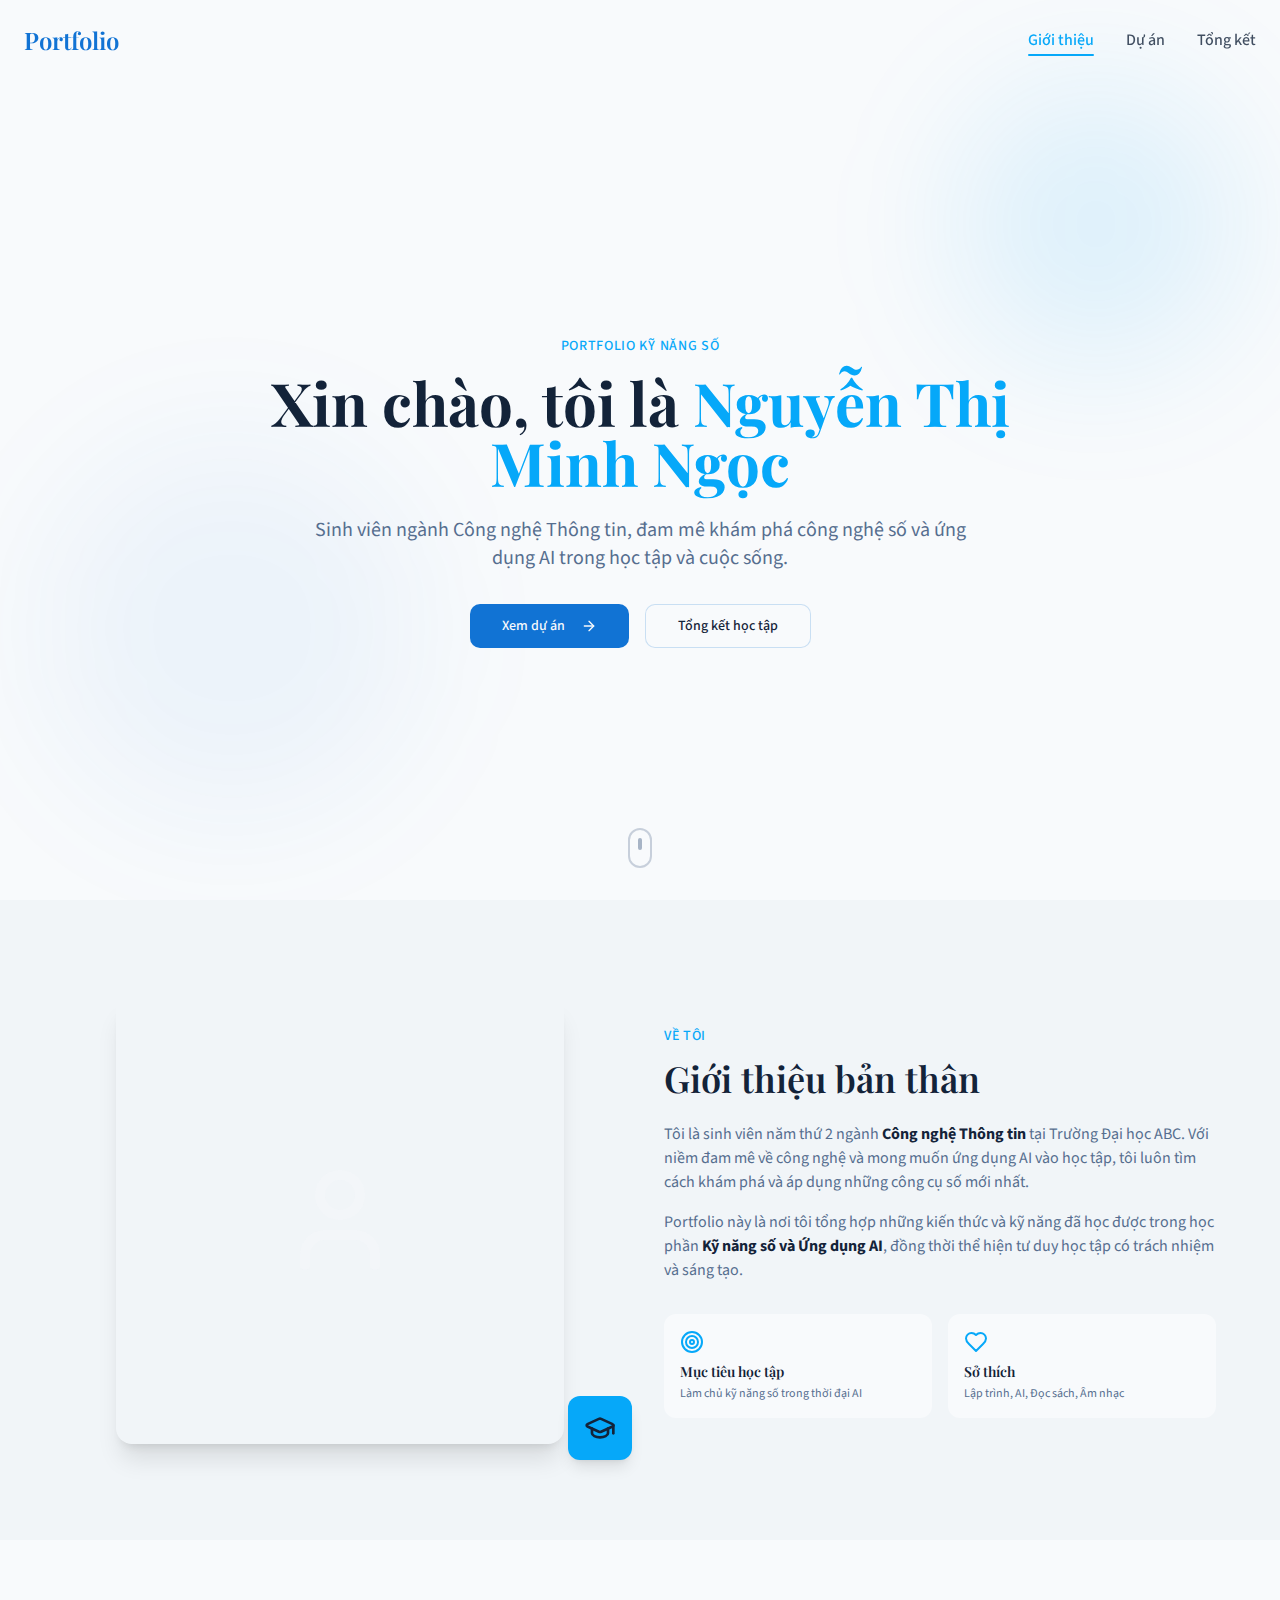
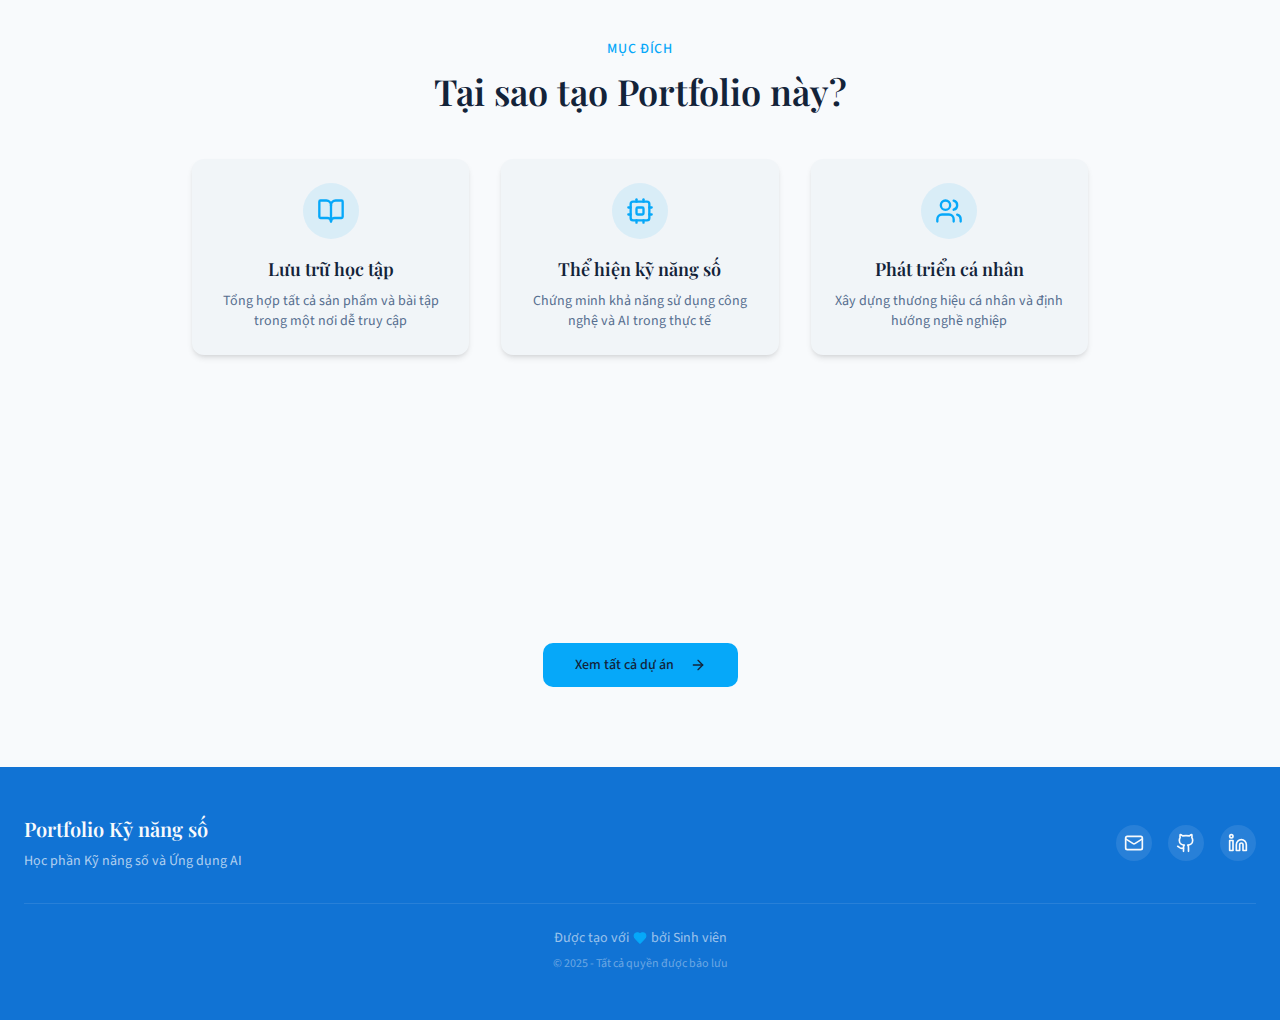
<file: index.html>
<!doctype html>
<html lang="vi">
  <head>
    <meta charset="UTF-8" />
    <meta name="viewport" content="width=device-width, initial-scale=1.0" />
    <title>Bài tập cá nhân - Nguyễn Thị Minh Ngọc</title>
    <meta name="description" content="Bài tập cá nhân môn Tin học ứng dụng" />
    <meta name="author" content="Nguyễn Thị Minh Ngọc" />

    <meta property="og:title" content="Bài tập cá nhân - Nguyễn Thị Minh Ngọc" />
    <meta property="og:description" content="Bài tập cá nhân môn Tin học ứng dụng" />
    <meta property="og:type" content="website" />

    <!-- SPA redirect script for GitHub Pages -->
    <script type="text/javascript">
      (function(l) {
        if (l.search[1] === '/' ) {
          var decoded = l.search.slice(1).split('&').map(function(s) { 
            return s.replace(/~and~/g, '&')
          }).join('?');
          window.history.replaceState(null, null,
              l.pathname.slice(0, -1) + decoded + l.hash
          );
        }
      }(window.location))
    </script>
    <script type="module" crossorigin src="./assets/index-BN0ayNey.js"></script>
    <link rel="stylesheet" crossorigin href="./assets/index-BC4OnAIy.css">
  </head>

  <body>
    <div id="root"></div>
  </body>
</html>
</file>
<file: assets/index-BC4OnAIy.css>
@import"https://fonts.googleapis.com/css2?family=Playfair+Display:ital,wght@0,400;0,500;0,600;0,700;1,400&family=Source+Sans+3:wght@300;400;500;600;700&display=swap";*,:before,:after{--tw-border-spacing-x: 0;--tw-border-spacing-y: 0;--tw-translate-x: 0;--tw-translate-y: 0;--tw-rotate: 0;--tw-skew-x: 0;--tw-skew-y: 0;--tw-scale-x: 1;--tw-scale-y: 1;--tw-pan-x: ;--tw-pan-y: ;--tw-pinch-zoom: ;--tw-scroll-snap-strictness: proximity;--tw-gradient-from-position: ;--tw-gradient-via-position: ;--tw-gradient-to-position: ;--tw-ordinal: ;--tw-slashed-zero: ;--tw-numeric-figure: ;--tw-numeric-spacing: ;--tw-numeric-fraction: ;--tw-ring-inset: ;--tw-ring-offset-width: 0px;--tw-ring-offset-color: #fff;--tw-ring-color: rgb(59 130 246 / .5);--tw-ring-offset-shadow: 0 0 #0000;--tw-ring-shadow: 0 0 #0000;--tw-shadow: 0 0 #0000;--tw-shadow-colored: 0 0 #0000;--tw-blur: ;--tw-brightness: ;--tw-contrast: ;--tw-grayscale: ;--tw-hue-rotate: ;--tw-invert: ;--tw-saturate: ;--tw-sepia: ;--tw-drop-shadow: ;--tw-backdrop-blur: ;--tw-backdrop-brightness: ;--tw-backdrop-contrast: ;--tw-backdrop-grayscale: ;--tw-backdrop-hue-rotate: ;--tw-backdrop-invert: ;--tw-backdrop-opacity: ;--tw-backdrop-saturate: ;--tw-backdrop-sepia: ;--tw-contain-size: ;--tw-contain-layout: ;--tw-contain-paint: ;--tw-contain-style: }::backdrop{--tw-border-spacing-x: 0;--tw-border-spacing-y: 0;--tw-translate-x: 0;--tw-translate-y: 0;--tw-rotate: 0;--tw-skew-x: 0;--tw-skew-y: 0;--tw-scale-x: 1;--tw-scale-y: 1;--tw-pan-x: ;--tw-pan-y: ;--tw-pinch-zoom: ;--tw-scroll-snap-strictness: proximity;--tw-gradient-from-position: ;--tw-gradient-via-position: ;--tw-gradient-to-position: ;--tw-ordinal: ;--tw-slashed-zero: ;--tw-numeric-figure: ;--tw-numeric-spacing: ;--tw-numeric-fraction: ;--tw-ring-inset: ;--tw-ring-offset-width: 0px;--tw-ring-offset-color: #fff;--tw-ring-color: rgb(59 130 246 / .5);--tw-ring-offset-shadow: 0 0 #0000;--tw-ring-shadow: 0 0 #0000;--tw-shadow: 0 0 #0000;--tw-shadow-colored: 0 0 #0000;--tw-blur: ;--tw-brightness: ;--tw-contrast: ;--tw-grayscale: ;--tw-hue-rotate: ;--tw-invert: ;--tw-saturate: ;--tw-sepia: ;--tw-drop-shadow: ;--tw-backdrop-blur: ;--tw-backdrop-brightness: ;--tw-backdrop-contrast: ;--tw-backdrop-grayscale: ;--tw-backdrop-hue-rotate: ;--tw-backdrop-invert: ;--tw-backdrop-opacity: ;--tw-backdrop-saturate: ;--tw-backdrop-sepia: ;--tw-contain-size: ;--tw-contain-layout: ;--tw-contain-paint: ;--tw-contain-style: }*,:before,:after{box-sizing:border-box;border-width:0;border-style:solid;border-color:#e5e7eb}:before,:after{--tw-content: ""}html,:host{line-height:1.5;-webkit-text-size-adjust:100%;-moz-tab-size:4;-o-tab-size:4;tab-size:4;font-family:ui-sans-serif,system-ui,sans-serif,"Apple Color Emoji","Segoe UI Emoji",Segoe UI Symbol,"Noto Color Emoji";font-feature-settings:normal;font-variation-settings:normal;-webkit-tap-highlight-color:transparent}body{margin:0;line-height:inherit}hr{height:0;color:inherit;border-top-width:1px}abbr:where([title]){-webkit-text-decoration:underline dotted;text-decoration:underline dotted}h1,h2,h3,h4,h5,h6{font-size:inherit;font-weight:inherit}a{color:inherit;text-decoration:inherit}b,strong{font-weight:bolder}code,kbd,samp,pre{font-family:ui-monospace,SFMono-Regular,Menlo,Monaco,Consolas,Liberation Mono,Courier New,monospace;font-feature-settings:normal;font-variation-settings:normal;font-size:1em}small{font-size:80%}sub,sup{font-size:75%;line-height:0;position:relative;vertical-align:baseline}sub{bottom:-.25em}sup{top:-.5em}table{text-indent:0;border-color:inherit;border-collapse:collapse}button,input,optgroup,select,textarea{font-family:inherit;font-feature-settings:inherit;font-variation-settings:inherit;font-size:100%;font-weight:inherit;line-height:inherit;letter-spacing:inherit;color:inherit;margin:0;padding:0}button,select{text-transform:none}button,input:where([type=button]),input:where([type=reset]),input:where([type=submit]){-webkit-appearance:button;background-color:transparent;background-image:none}:-moz-focusring{outline:auto}:-moz-ui-invalid{box-shadow:none}progress{vertical-align:baseline}::-webkit-inner-spin-button,::-webkit-outer-spin-button{height:auto}[type=search]{-webkit-appearance:textfield;outline-offset:-2px}::-webkit-search-decoration{-webkit-appearance:none}::-webkit-file-upload-button{-webkit-appearance:button;font:inherit}summary{display:list-item}blockquote,dl,dd,h1,h2,h3,h4,h5,h6,hr,figure,p,pre{margin:0}fieldset{margin:0;padding:0}legend{padding:0}ol,ul,menu{list-style:none;margin:0;padding:0}dialog{padding:0}textarea{resize:vertical}input::-moz-placeholder,textarea::-moz-placeholder{opacity:1;color:#9ca3af}input::placeholder,textarea::placeholder{opacity:1;color:#9ca3af}button,[role=button]{cursor:pointer}:disabled{cursor:default}img,svg,video,canvas,audio,iframe,embed,object{display:block;vertical-align:middle}img,video{max-width:100%;height:auto}[hidden]:where(:not([hidden=until-found])){display:none}:root{--background: 210 40% 98%;--foreground: 215 50% 15%;--card: 210 35% 96%;--card-foreground: 215 50% 15%;--popover: 210 40% 98%;--popover-foreground: 215 50% 15%;--primary: 210 85% 45%;--primary-foreground: 210 40% 98%;--secondary: 210 30% 92%;--secondary-foreground: 215 50% 15%;--muted: 210 25% 93%;--muted-foreground: 215 25% 45%;--accent: 200 95% 50%;--accent-foreground: 215 50% 15%;--destructive: 0 84% 60%;--destructive-foreground: 210 40% 98%;--border: 210 25% 88%;--input: 210 25% 88%;--ring: 210 85% 45%;--radius: .75rem;--blue: 210 85% 45%;--blue-light: 200 80% 60%;--blue-dark: 215 75% 35%;--sky: 200 95% 50%;--navy: 215 50% 15%;--ice: 210 40% 98%;--ice-dark: 210 30% 92%;--font-heading: "Playfair Display", Georgia, serif;--font-body: "Source Sans 3", system-ui, sans-serif;--shadow-sm: 0 1px 2px 0 hsl(215 50% 15% / .05);--shadow-md: 0 4px 6px -1px hsl(215 50% 15% / .07), 0 2px 4px -2px hsl(215 50% 15% / .05);--shadow-lg: 0 10px 15px -3px hsl(215 50% 15% / .08), 0 4px 6px -4px hsl(215 50% 15% / .05);--shadow-xl: 0 20px 25px -5px hsl(215 50% 15% / .1), 0 8px 10px -6px hsl(215 50% 15% / .05);--shadow-glow: 0 0 40px hsl(210 85% 45% / .2);--gradient-hero: linear-gradient(135deg, hsl(210 40% 98%) 0%, hsl(210 50% 94%) 100%);--gradient-accent: linear-gradient(135deg, hsl(210 85% 45%) 0%, hsl(200 95% 50%) 100%);--gradient-navy: linear-gradient(135deg, hsl(215 50% 15%) 0%, hsl(215 60% 25%) 100%);--transition-smooth: all .3s cubic-bezier(.4, 0, .2, 1);--transition-bounce: all .5s cubic-bezier(.68, -.55, .265, 1.55)}.dark{--background: 215 50% 8%;--foreground: 210 30% 95%;--card: 215 45% 12%;--card-foreground: 210 30% 95%;--popover: 215 50% 8%;--popover-foreground: 210 30% 95%;--primary: 200 90% 55%;--primary-foreground: 215 50% 8%;--secondary: 215 35% 18%;--secondary-foreground: 210 30% 95%;--muted: 215 35% 18%;--muted-foreground: 210 25% 65%;--accent: 200 95% 50%;--accent-foreground: 215 50% 8%;--destructive: 0 62% 30%;--destructive-foreground: 210 40% 98%;--border: 215 35% 20%;--input: 215 35% 20%;--ring: 200 90% 55%;--blue: 200 90% 55%;--blue-light: 200 80% 70%;--navy: 210 30% 95%;--ice: 215 50% 8%;--ice-dark: 215 45% 12%}*{border-color:hsl(var(--border))}html{scroll-behavior:smooth}body{background-color:hsl(var(--background));color:hsl(var(--foreground));font-family:var(--font-body)}h1,h2,h3,h4,h5,h6{font-family:var(--font-heading)}.container{width:100%;margin-right:auto;margin-left:auto;padding-right:2rem;padding-left:2rem}@media (min-width: 1400px){.container{max-width:1400px}}.sr-only{position:absolute;width:1px;height:1px;padding:0;margin:-1px;overflow:hidden;clip:rect(0,0,0,0);white-space:nowrap;border-width:0}.pointer-events-none{pointer-events:none}.pointer-events-auto{pointer-events:auto}.visible{visibility:visible}.invisible{visibility:hidden}.fixed{position:fixed}.absolute{position:absolute}.relative{position:relative}.inset-0{top:0;right:0;bottom:0;left:0}.inset-x-0{left:0;right:0}.inset-y-0{top:0;bottom:0}.-bottom-1{bottom:-.25rem}.-bottom-12{bottom:-3rem}.-bottom-4{bottom:-1rem}.-left-12{left:-3rem}.-right-12{right:-3rem}.-right-4{right:-1rem}.-top-12{top:-3rem}.bottom-0{bottom:0}.bottom-20{bottom:5rem}.bottom-8{bottom:2rem}.left-0{left:0}.left-1{left:.25rem}.left-1\/2{left:50%}.left-10{left:2.5rem}.left-2{left:.5rem}.left-4{left:1rem}.left-\[50\%\]{left:50%}.right-0{right:0}.right-1{right:.25rem}.right-10{right:2.5rem}.right-2{right:.5rem}.right-3{right:.75rem}.right-4{right:1rem}.top-0{top:0}.top-1\.5{top:.375rem}.top-1\/2{top:50%}.top-2{top:.5rem}.top-20{top:5rem}.top-3\.5{top:.875rem}.top-4{top:1rem}.top-\[1px\]{top:1px}.top-\[50\%\]{top:50%}.top-\[60\%\]{top:60%}.top-full{top:100%}.z-10{z-index:10}.z-20{z-index:20}.z-50{z-index:50}.z-\[100\]{z-index:100}.z-\[1\]{z-index:1}.-mx-1{margin-left:-.25rem;margin-right:-.25rem}.mx-2{margin-left:.5rem;margin-right:.5rem}.mx-3\.5{margin-left:.875rem;margin-right:.875rem}.mx-auto{margin-left:auto;margin-right:auto}.my-0\.5{margin-top:.125rem;margin-bottom:.125rem}.my-1{margin-top:.25rem;margin-bottom:.25rem}.-ml-4{margin-left:-1rem}.-mt-4{margin-top:-1rem}.mb-1{margin-bottom:.25rem}.mb-12{margin-bottom:3rem}.mb-2{margin-bottom:.5rem}.mb-3{margin-bottom:.75rem}.mb-4{margin-bottom:1rem}.mb-6{margin-bottom:1.5rem}.mb-8{margin-bottom:2rem}.ml-1{margin-left:.25rem}.ml-2{margin-left:.5rem}.ml-auto{margin-left:auto}.mr-2{margin-right:.5rem}.mt-0\.5{margin-top:.125rem}.mt-1{margin-top:.25rem}.mt-1\.5{margin-top:.375rem}.mt-12{margin-top:3rem}.mt-2{margin-top:.5rem}.mt-24{margin-top:6rem}.mt-4{margin-top:1rem}.mt-6{margin-top:1.5rem}.mt-8{margin-top:2rem}.mt-auto{margin-top:auto}.line-clamp-2{overflow:hidden;display:-webkit-box;-webkit-box-orient:vertical;-webkit-line-clamp:2}.block{display:block}.inline-block{display:inline-block}.flex{display:flex}.inline-flex{display:inline-flex}.table{display:table}.grid{display:grid}.hidden{display:none}.aspect-square{aspect-ratio:1 / 1}.aspect-video{aspect-ratio:16 / 9}.size-4{width:1rem;height:1rem}.h-0\.5{height:.125rem}.h-1{height:.25rem}.h-1\.5{height:.375rem}.h-10{height:2.5rem}.h-11{height:2.75rem}.h-12{height:3rem}.h-14{height:3.5rem}.h-2{height:.5rem}.h-2\.5{height:.625rem}.h-3{height:.75rem}.h-3\.5{height:.875rem}.h-4{height:1rem}.h-5{height:1.25rem}.h-6{height:1.5rem}.h-7{height:1.75rem}.h-72{height:18rem}.h-8{height:2rem}.h-9{height:2.25rem}.h-96{height:24rem}.h-\[1px\]{height:1px}.h-\[var\(--radix-navigation-menu-viewport-height\)\]{height:var(--radix-navigation-menu-viewport-height)}.h-\[var\(--radix-select-trigger-height\)\]{height:var(--radix-select-trigger-height)}.h-auto{height:auto}.h-full{height:100%}.h-px{height:1px}.h-svh{height:100svh}.max-h-96{max-height:24rem}.max-h-\[300px\]{max-height:300px}.max-h-screen{max-height:100vh}.min-h-0{min-height:0px}.min-h-\[80px\]{min-height:80px}.min-h-screen{min-height:100vh}.min-h-svh{min-height:100svh}.w-0{width:0px}.w-1{width:.25rem}.w-1\.5{width:.375rem}.w-10{width:2.5rem}.w-11{width:2.75rem}.w-14{width:3.5rem}.w-2{width:.5rem}.w-2\.5{width:.625rem}.w-3{width:.75rem}.w-3\.5{width:.875rem}.w-3\/4{width:75%}.w-32{width:8rem}.w-4{width:1rem}.w-5{width:1.25rem}.w-6{width:1.5rem}.w-64{width:16rem}.w-7{width:1.75rem}.w-72{width:18rem}.w-8{width:2rem}.w-9{width:2.25rem}.w-96{width:24rem}.w-\[--sidebar-width\]{width:var(--sidebar-width)}.w-\[100px\]{width:100px}.w-\[1px\]{width:1px}.w-auto{width:auto}.w-full{width:100%}.w-max{width:-moz-max-content;width:max-content}.w-px{width:1px}.min-w-0{min-width:0px}.min-w-5{min-width:1.25rem}.min-w-\[12rem\]{min-width:12rem}.min-w-\[8rem\]{min-width:8rem}.min-w-\[var\(--radix-select-trigger-width\)\]{min-width:var(--radix-select-trigger-width)}.max-w-2xl{max-width:42rem}.max-w-4xl{max-width:56rem}.max-w-6xl{max-width:72rem}.max-w-\[--skeleton-width\]{max-width:var(--skeleton-width)}.max-w-lg{max-width:32rem}.max-w-max{max-width:-moz-max-content;max-width:max-content}.max-w-md{max-width:28rem}.max-w-xl{max-width:36rem}.flex-1{flex:1 1 0%}.flex-shrink-0,.shrink-0{flex-shrink:0}.grow{flex-grow:1}.grow-0{flex-grow:0}.basis-full{flex-basis:100%}.caption-bottom{caption-side:bottom}.border-collapse{border-collapse:collapse}.-translate-x-1\/2{--tw-translate-x: -50%;transform:translate(var(--tw-translate-x),var(--tw-translate-y)) rotate(var(--tw-rotate)) skew(var(--tw-skew-x)) skewY(var(--tw-skew-y)) scaleX(var(--tw-scale-x)) scaleY(var(--tw-scale-y))}.-translate-x-px{--tw-translate-x: -1px;transform:translate(var(--tw-translate-x),var(--tw-translate-y)) rotate(var(--tw-rotate)) skew(var(--tw-skew-x)) skewY(var(--tw-skew-y)) scaleX(var(--tw-scale-x)) scaleY(var(--tw-scale-y))}.-translate-y-1\/2{--tw-translate-y: -50%;transform:translate(var(--tw-translate-x),var(--tw-translate-y)) rotate(var(--tw-rotate)) skew(var(--tw-skew-x)) skewY(var(--tw-skew-y)) scaleX(var(--tw-scale-x)) scaleY(var(--tw-scale-y))}.translate-x-\[-50\%\]{--tw-translate-x: -50%;transform:translate(var(--tw-translate-x),var(--tw-translate-y)) rotate(var(--tw-rotate)) skew(var(--tw-skew-x)) skewY(var(--tw-skew-y)) scaleX(var(--tw-scale-x)) scaleY(var(--tw-scale-y))}.translate-x-px{--tw-translate-x: 1px;transform:translate(var(--tw-translate-x),var(--tw-translate-y)) rotate(var(--tw-rotate)) skew(var(--tw-skew-x)) skewY(var(--tw-skew-y)) scaleX(var(--tw-scale-x)) scaleY(var(--tw-scale-y))}.translate-y-\[-50\%\]{--tw-translate-y: -50%;transform:translate(var(--tw-translate-x),var(--tw-translate-y)) rotate(var(--tw-rotate)) skew(var(--tw-skew-x)) skewY(var(--tw-skew-y)) scaleX(var(--tw-scale-x)) scaleY(var(--tw-scale-y))}.rotate-180{--tw-rotate: 180deg;transform:translate(var(--tw-translate-x),var(--tw-translate-y)) rotate(var(--tw-rotate)) skew(var(--tw-skew-x)) skewY(var(--tw-skew-y)) scaleX(var(--tw-scale-x)) scaleY(var(--tw-scale-y))}.rotate-45{--tw-rotate: 45deg;transform:translate(var(--tw-translate-x),var(--tw-translate-y)) rotate(var(--tw-rotate)) skew(var(--tw-skew-x)) skewY(var(--tw-skew-y)) scaleX(var(--tw-scale-x)) scaleY(var(--tw-scale-y))}.rotate-90{--tw-rotate: 90deg;transform:translate(var(--tw-translate-x),var(--tw-translate-y)) rotate(var(--tw-rotate)) skew(var(--tw-skew-x)) skewY(var(--tw-skew-y)) scaleX(var(--tw-scale-x)) scaleY(var(--tw-scale-y))}.transform{transform:translate(var(--tw-translate-x),var(--tw-translate-y)) rotate(var(--tw-rotate)) skew(var(--tw-skew-x)) skewY(var(--tw-skew-y)) scaleX(var(--tw-scale-x)) scaleY(var(--tw-scale-y))}@keyframes bounce{0%,to{transform:translateY(-25%);animation-timing-function:cubic-bezier(.8,0,1,1)}50%{transform:none;animation-timing-function:cubic-bezier(0,0,.2,1)}}.animate-bounce{animation:bounce 1s infinite}@keyframes pulse{50%{opacity:.5}}.animate-pulse{animation:pulse 2s cubic-bezier(.4,0,.6,1) infinite}.cursor-default{cursor:default}.cursor-pointer{cursor:pointer}.touch-none{touch-action:none}.select-none{-webkit-user-select:none;-moz-user-select:none;user-select:none}.list-inside{list-style-position:inside}.list-disc{list-style-type:disc}.list-none{list-style-type:none}.grid-cols-2{grid-template-columns:repeat(2,minmax(0,1fr))}.flex-row{flex-direction:row}.flex-col{flex-direction:column}.flex-col-reverse{flex-direction:column-reverse}.flex-wrap{flex-wrap:wrap}.items-start{align-items:flex-start}.items-end{align-items:flex-end}.items-center{align-items:center}.items-stretch{align-items:stretch}.justify-center{justify-content:center}.justify-between{justify-content:space-between}.gap-1{gap:.25rem}.gap-1\.5{gap:.375rem}.gap-12{gap:3rem}.gap-2{gap:.5rem}.gap-3{gap:.75rem}.gap-4{gap:1rem}.gap-6{gap:1.5rem}.gap-8{gap:2rem}.space-x-1>:not([hidden])~:not([hidden]){--tw-space-x-reverse: 0;margin-right:calc(.25rem * var(--tw-space-x-reverse));margin-left:calc(.25rem * calc(1 - var(--tw-space-x-reverse)))}.space-x-4>:not([hidden])~:not([hidden]){--tw-space-x-reverse: 0;margin-right:calc(1rem * var(--tw-space-x-reverse));margin-left:calc(1rem * calc(1 - var(--tw-space-x-reverse)))}.space-y-1>:not([hidden])~:not([hidden]){--tw-space-y-reverse: 0;margin-top:calc(.25rem * calc(1 - var(--tw-space-y-reverse)));margin-bottom:calc(.25rem * var(--tw-space-y-reverse))}.space-y-1\.5>:not([hidden])~:not([hidden]){--tw-space-y-reverse: 0;margin-top:calc(.375rem * calc(1 - var(--tw-space-y-reverse)));margin-bottom:calc(.375rem * var(--tw-space-y-reverse))}.space-y-12>:not([hidden])~:not([hidden]){--tw-space-y-reverse: 0;margin-top:calc(3rem * calc(1 - var(--tw-space-y-reverse)));margin-bottom:calc(3rem * var(--tw-space-y-reverse))}.space-y-2>:not([hidden])~:not([hidden]){--tw-space-y-reverse: 0;margin-top:calc(.5rem * calc(1 - var(--tw-space-y-reverse)));margin-bottom:calc(.5rem * var(--tw-space-y-reverse))}.space-y-3>:not([hidden])~:not([hidden]){--tw-space-y-reverse: 0;margin-top:calc(.75rem * calc(1 - var(--tw-space-y-reverse)));margin-bottom:calc(.75rem * var(--tw-space-y-reverse))}.space-y-4>:not([hidden])~:not([hidden]){--tw-space-y-reverse: 0;margin-top:calc(1rem * calc(1 - var(--tw-space-y-reverse)));margin-bottom:calc(1rem * var(--tw-space-y-reverse))}.space-y-8>:not([hidden])~:not([hidden]){--tw-space-y-reverse: 0;margin-top:calc(2rem * calc(1 - var(--tw-space-y-reverse)));margin-bottom:calc(2rem * var(--tw-space-y-reverse))}.overflow-auto{overflow:auto}.overflow-hidden{overflow:hidden}.overflow-y-auto{overflow-y:auto}.overflow-x-hidden{overflow-x:hidden}.whitespace-nowrap{white-space:nowrap}.break-words{overflow-wrap:break-word}.rounded{border-radius:.25rem}.rounded-2xl{border-radius:1rem}.rounded-\[2px\]{border-radius:2px}.rounded-\[inherit\]{border-radius:inherit}.rounded-full{border-radius:9999px}.rounded-lg{border-radius:var(--radius)}.rounded-md{border-radius:calc(var(--radius) - 2px)}.rounded-sm{border-radius:calc(var(--radius) - 4px)}.rounded-xl{border-radius:.75rem}.rounded-t-\[10px\]{border-top-left-radius:10px;border-top-right-radius:10px}.rounded-tl-sm{border-top-left-radius:calc(var(--radius) - 4px)}.border{border-width:1px}.border-2{border-width:2px}.border-\[1\.5px\]{border-width:1.5px}.border-y{border-top-width:1px;border-bottom-width:1px}.border-b{border-bottom-width:1px}.border-b-2{border-bottom-width:2px}.border-l{border-left-width:1px}.border-l-4{border-left-width:4px}.border-r{border-right-width:1px}.border-t{border-top-width:1px}.border-dashed{border-style:dashed}.border-\[--color-border\]{border-color:var(--color-border)}.border-accent{border-color:hsl(var(--accent))}.border-blue-600{--tw-border-opacity: 1;border-color:rgb(37 99 235 / var(--tw-border-opacity, 1))}.border-border{border-color:hsl(var(--border))}.border-border\/50{border-color:hsl(var(--border) / .5)}.border-destructive{border-color:hsl(var(--destructive))}.border-destructive\/50{border-color:hsl(var(--destructive) / .5)}.border-input{border-color:hsl(var(--input))}.border-muted-foreground\/30{border-color:hsl(var(--muted-foreground) / .3)}.border-primary{border-color:hsl(var(--primary))}.border-primary-foreground\/10{border-color:hsl(var(--primary-foreground) / .1)}.border-primary\/20{border-color:hsl(var(--primary) / .2)}.border-sidebar-border{border-color:hsl(var(--sidebar-border))}.border-transparent{border-color:transparent}.border-l-transparent{border-left-color:transparent}.border-t-transparent{border-top-color:transparent}.bg-\[--color-bg\]{background-color:var(--color-bg)}.bg-accent{background-color:hsl(var(--accent))}.bg-accent\/10{background-color:hsl(var(--accent) / .1)}.bg-background{background-color:hsl(var(--background))}.bg-background\/95{background-color:hsl(var(--background) / .95)}.bg-black\/80{background-color:#000c}.bg-blue-50{--tw-bg-opacity: 1;background-color:rgb(239 246 255 / var(--tw-bg-opacity, 1))}.bg-blue-600{--tw-bg-opacity: 1;background-color:rgb(37 99 235 / var(--tw-bg-opacity, 1))}.bg-border{background-color:hsl(var(--border))}.bg-card{background-color:hsl(var(--card))}.bg-destructive{background-color:hsl(var(--destructive))}.bg-destructive\/10{background-color:hsl(var(--destructive) / .1)}.bg-foreground{background-color:hsl(var(--foreground))}.bg-muted{background-color:hsl(var(--muted))}.bg-muted-foreground\/50{background-color:hsl(var(--muted-foreground) / .5)}.bg-muted\/50{background-color:hsl(var(--muted) / .5)}.bg-popover{background-color:hsl(var(--popover))}.bg-primary{background-color:hsl(var(--primary))}.bg-primary-foreground\/10{background-color:hsl(var(--primary-foreground) / .1)}.bg-primary\/5{background-color:hsl(var(--primary) / .05)}.bg-secondary{background-color:hsl(var(--secondary))}.bg-sidebar{background-color:hsl(var(--sidebar-background))}.bg-sidebar-border{background-color:hsl(var(--sidebar-border))}.bg-transparent{background-color:transparent}.bg-white{--tw-bg-opacity: 1;background-color:rgb(255 255 255 / var(--tw-bg-opacity, 1))}.fill-accent{fill:hsl(var(--accent))}.fill-current{fill:currentColor}.object-cover{-o-object-fit:cover;object-fit:cover}.p-0{padding:0}.p-1{padding:.25rem}.p-2{padding:.5rem}.p-3{padding:.75rem}.p-4{padding:1rem}.p-6{padding:1.5rem}.p-8{padding:2rem}.p-\[1px\]{padding:1px}.px-1{padding-left:.25rem;padding-right:.25rem}.px-2{padding-left:.5rem;padding-right:.5rem}.px-2\.5{padding-left:.625rem;padding-right:.625rem}.px-3{padding-left:.75rem;padding-right:.75rem}.px-4{padding-left:1rem;padding-right:1rem}.px-5{padding-left:1.25rem;padding-right:1.25rem}.px-6{padding-left:1.5rem;padding-right:1.5rem}.px-8{padding-left:2rem;padding-right:2rem}.py-0\.5{padding-top:.125rem;padding-bottom:.125rem}.py-1{padding-top:.25rem;padding-bottom:.25rem}.py-1\.5{padding-top:.375rem;padding-bottom:.375rem}.py-12{padding-top:3rem;padding-bottom:3rem}.py-2{padding-top:.5rem;padding-bottom:.5rem}.py-20{padding-top:5rem;padding-bottom:5rem}.py-24{padding-top:6rem;padding-bottom:6rem}.py-3{padding-top:.75rem;padding-bottom:.75rem}.py-4{padding-top:1rem;padding-bottom:1rem}.py-6{padding-top:1.5rem;padding-bottom:1.5rem}.py-8{padding-top:2rem;padding-bottom:2rem}.pb-2{padding-bottom:.5rem}.pb-24{padding-bottom:6rem}.pb-3{padding-bottom:.75rem}.pb-4{padding-bottom:1rem}.pb-6{padding-bottom:1.5rem}.pl-2\.5{padding-left:.625rem}.pl-3{padding-left:.75rem}.pl-4{padding-left:1rem}.pl-6{padding-left:1.5rem}.pl-8{padding-left:2rem}.pr-2{padding-right:.5rem}.pr-2\.5{padding-right:.625rem}.pr-8{padding-right:2rem}.pt-0{padding-top:0}.pt-1{padding-top:.25rem}.pt-20{padding-top:5rem}.pt-3{padding-top:.75rem}.pt-32{padding-top:8rem}.pt-4{padding-top:1rem}.pt-6{padding-top:1.5rem}.pt-8{padding-top:2rem}.text-left{text-align:left}.text-center{text-align:center}.align-middle{vertical-align:middle}.font-mono{font-family:ui-monospace,SFMono-Regular,Menlo,Monaco,Consolas,Liberation Mono,Courier New,monospace}.text-2xl{font-size:1.5rem;line-height:2rem}.text-3xl{font-size:1.875rem;line-height:2.25rem}.text-4xl{font-size:2.25rem;line-height:2.5rem}.text-5xl{font-size:3rem;line-height:1}.text-\[0\.8rem\]{font-size:.8rem}.text-base{font-size:1rem;line-height:1.5rem}.text-lg{font-size:1.125rem;line-height:1.75rem}.text-sm{font-size:.875rem;line-height:1.25rem}.text-xl{font-size:1.25rem;line-height:1.75rem}.text-xs{font-size:.75rem;line-height:1rem}.font-bold{font-weight:700}.font-medium{font-weight:500}.font-normal{font-weight:400}.font-semibold{font-weight:600}.uppercase{text-transform:uppercase}.italic{font-style:italic}.tabular-nums{--tw-numeric-spacing: tabular-nums;font-variant-numeric:var(--tw-ordinal) var(--tw-slashed-zero) var(--tw-numeric-figure) var(--tw-numeric-spacing) var(--tw-numeric-fraction)}.leading-none{line-height:1}.leading-relaxed{line-height:1.625}.leading-tight{line-height:1.25}.tracking-tight{letter-spacing:-.025em}.tracking-wider{letter-spacing:.05em}.tracking-widest{letter-spacing:.1em}.text-accent{color:hsl(var(--accent))}.text-accent-foreground{color:hsl(var(--accent-foreground))}.text-black{--tw-text-opacity: 1;color:rgb(0 0 0 / var(--tw-text-opacity, 1))}.text-blue-600{--tw-text-opacity: 1;color:rgb(37 99 235 / var(--tw-text-opacity, 1))}.text-blue-700{--tw-text-opacity: 1;color:rgb(29 78 216 / var(--tw-text-opacity, 1))}.text-card-foreground{color:hsl(var(--card-foreground))}.text-current{color:currentColor}.text-destructive{color:hsl(var(--destructive))}.text-destructive-foreground{color:hsl(var(--destructive-foreground))}.text-foreground{color:hsl(var(--foreground))}.text-foreground\/50{color:hsl(var(--foreground) / .5)}.text-foreground\/80{color:hsl(var(--foreground) / .8)}.text-gray-500{--tw-text-opacity: 1;color:rgb(107 114 128 / var(--tw-text-opacity, 1))}.text-gray-600{--tw-text-opacity: 1;color:rgb(75 85 99 / var(--tw-text-opacity, 1))}.text-gray-700{--tw-text-opacity: 1;color:rgb(55 65 81 / var(--tw-text-opacity, 1))}.text-gray-800{--tw-text-opacity: 1;color:rgb(31 41 55 / var(--tw-text-opacity, 1))}.text-green-600{--tw-text-opacity: 1;color:rgb(22 163 74 / var(--tw-text-opacity, 1))}.text-muted-foreground{color:hsl(var(--muted-foreground))}.text-popover-foreground{color:hsl(var(--popover-foreground))}.text-primary{color:hsl(var(--primary))}.text-primary-foreground{color:hsl(var(--primary-foreground))}.text-primary-foreground\/20{color:hsl(var(--primary-foreground) / .2)}.text-primary-foreground\/30{color:hsl(var(--primary-foreground) / .3)}.text-primary-foreground\/40{color:hsl(var(--primary-foreground) / .4)}.text-primary-foreground\/60{color:hsl(var(--primary-foreground) / .6)}.text-primary-foreground\/70{color:hsl(var(--primary-foreground) / .7)}.text-primary-foreground\/90{color:hsl(var(--primary-foreground) / .9)}.text-secondary-foreground{color:hsl(var(--secondary-foreground))}.text-sidebar-foreground{color:hsl(var(--sidebar-foreground))}.text-sidebar-foreground\/70{color:hsl(var(--sidebar-foreground) / .7)}.text-white{--tw-text-opacity: 1;color:rgb(255 255 255 / var(--tw-text-opacity, 1))}.underline{text-decoration-line:underline}.underline-offset-4{text-underline-offset:4px}.opacity-0{opacity:0}.opacity-50{opacity:.5}.opacity-60{opacity:.6}.opacity-70{opacity:.7}.opacity-90{opacity:.9}.shadow-\[0_0_0_1px_hsl\(var\(--sidebar-border\)\)\]{--tw-shadow: 0 0 0 1px hsl(var(--sidebar-border));--tw-shadow-colored: 0 0 0 1px var(--tw-shadow-color);box-shadow:var(--tw-ring-offset-shadow, 0 0 #0000),var(--tw-ring-shadow, 0 0 #0000),var(--tw-shadow)}.shadow-lg{--tw-shadow: 0 10px 15px -3px rgb(0 0 0 / .1), 0 4px 6px -4px rgb(0 0 0 / .1);--tw-shadow-colored: 0 10px 15px -3px var(--tw-shadow-color), 0 4px 6px -4px var(--tw-shadow-color);box-shadow:var(--tw-ring-offset-shadow, 0 0 #0000),var(--tw-ring-shadow, 0 0 #0000),var(--tw-shadow)}.shadow-md{--tw-shadow: 0 4px 6px -1px rgb(0 0 0 / .1), 0 2px 4px -2px rgb(0 0 0 / .1);--tw-shadow-colored: 0 4px 6px -1px var(--tw-shadow-color), 0 2px 4px -2px var(--tw-shadow-color);box-shadow:var(--tw-ring-offset-shadow, 0 0 #0000),var(--tw-ring-shadow, 0 0 #0000),var(--tw-shadow)}.shadow-none{--tw-shadow: 0 0 #0000;--tw-shadow-colored: 0 0 #0000;box-shadow:var(--tw-ring-offset-shadow, 0 0 #0000),var(--tw-ring-shadow, 0 0 #0000),var(--tw-shadow)}.shadow-sm{--tw-shadow: 0 1px 2px 0 rgb(0 0 0 / .05);--tw-shadow-colored: 0 1px 2px 0 var(--tw-shadow-color);box-shadow:var(--tw-ring-offset-shadow, 0 0 #0000),var(--tw-ring-shadow, 0 0 #0000),var(--tw-shadow)}.shadow-xl{--tw-shadow: 0 20px 25px -5px rgb(0 0 0 / .1), 0 8px 10px -6px rgb(0 0 0 / .1);--tw-shadow-colored: 0 20px 25px -5px var(--tw-shadow-color), 0 8px 10px -6px var(--tw-shadow-color);box-shadow:var(--tw-ring-offset-shadow, 0 0 #0000),var(--tw-ring-shadow, 0 0 #0000),var(--tw-shadow)}.outline-none{outline:2px solid transparent;outline-offset:2px}.outline{outline-style:solid}.ring-0{--tw-ring-offset-shadow: var(--tw-ring-inset) 0 0 0 var(--tw-ring-offset-width) var(--tw-ring-offset-color);--tw-ring-shadow: var(--tw-ring-inset) 0 0 0 calc(0px + var(--tw-ring-offset-width)) var(--tw-ring-color);box-shadow:var(--tw-ring-offset-shadow),var(--tw-ring-shadow),var(--tw-shadow, 0 0 #0000)}.ring-2{--tw-ring-offset-shadow: var(--tw-ring-inset) 0 0 0 var(--tw-ring-offset-width) var(--tw-ring-offset-color);--tw-ring-shadow: var(--tw-ring-inset) 0 0 0 calc(2px + var(--tw-ring-offset-width)) var(--tw-ring-color);box-shadow:var(--tw-ring-offset-shadow),var(--tw-ring-shadow),var(--tw-shadow, 0 0 #0000)}.ring-ring{--tw-ring-color: hsl(var(--ring))}.ring-sidebar-ring{--tw-ring-color: hsl(var(--sidebar-ring))}.ring-offset-background{--tw-ring-offset-color: hsl(var(--background))}.blur-3xl{--tw-blur: blur(64px);filter:var(--tw-blur) var(--tw-brightness) var(--tw-contrast) var(--tw-grayscale) var(--tw-hue-rotate) var(--tw-invert) var(--tw-saturate) var(--tw-sepia) var(--tw-drop-shadow)}.filter{filter:var(--tw-blur) var(--tw-brightness) var(--tw-contrast) var(--tw-grayscale) var(--tw-hue-rotate) var(--tw-invert) var(--tw-saturate) var(--tw-sepia) var(--tw-drop-shadow)}.backdrop-blur-md{--tw-backdrop-blur: blur(12px);-webkit-backdrop-filter:var(--tw-backdrop-blur) var(--tw-backdrop-brightness) var(--tw-backdrop-contrast) var(--tw-backdrop-grayscale) var(--tw-backdrop-hue-rotate) var(--tw-backdrop-invert) var(--tw-backdrop-opacity) var(--tw-backdrop-saturate) var(--tw-backdrop-sepia);backdrop-filter:var(--tw-backdrop-blur) var(--tw-backdrop-brightness) var(--tw-backdrop-contrast) var(--tw-backdrop-grayscale) var(--tw-backdrop-hue-rotate) var(--tw-backdrop-invert) var(--tw-backdrop-opacity) var(--tw-backdrop-saturate) var(--tw-backdrop-sepia)}.transition{transition-property:color,background-color,border-color,text-decoration-color,fill,stroke,opacity,box-shadow,transform,filter,-webkit-backdrop-filter;transition-property:color,background-color,border-color,text-decoration-color,fill,stroke,opacity,box-shadow,transform,filter,backdrop-filter;transition-property:color,background-color,border-color,text-decoration-color,fill,stroke,opacity,box-shadow,transform,filter,backdrop-filter,-webkit-backdrop-filter;transition-timing-function:cubic-bezier(.4,0,.2,1);transition-duration:.15s}.transition-\[left\,right\,width\]{transition-property:left,right,width;transition-timing-function:cubic-bezier(.4,0,.2,1);transition-duration:.15s}.transition-\[margin\,opa\]{transition-property:margin,opa;transition-timing-function:cubic-bezier(.4,0,.2,1);transition-duration:.15s}.transition-\[width\,height\,padding\]{transition-property:width,height,padding;transition-timing-function:cubic-bezier(.4,0,.2,1);transition-duration:.15s}.transition-\[width\]{transition-property:width;transition-timing-function:cubic-bezier(.4,0,.2,1);transition-duration:.15s}.transition-all{transition-property:all;transition-timing-function:cubic-bezier(.4,0,.2,1);transition-duration:.15s}.transition-colors{transition-property:color,background-color,border-color,text-decoration-color,fill,stroke;transition-timing-function:cubic-bezier(.4,0,.2,1);transition-duration:.15s}.transition-opacity{transition-property:opacity;transition-timing-function:cubic-bezier(.4,0,.2,1);transition-duration:.15s}.transition-shadow{transition-property:box-shadow;transition-timing-function:cubic-bezier(.4,0,.2,1);transition-duration:.15s}.transition-transform{transition-property:transform;transition-timing-function:cubic-bezier(.4,0,.2,1);transition-duration:.15s}.duration-1000{transition-duration:1s}.duration-200{transition-duration:.2s}.duration-300{transition-duration:.3s}.duration-500{transition-duration:.5s}.ease-in-out{transition-timing-function:cubic-bezier(.4,0,.2,1)}.ease-linear{transition-timing-function:linear}@keyframes enter{0%{opacity:var(--tw-enter-opacity, 1);transform:translate3d(var(--tw-enter-translate-x, 0),var(--tw-enter-translate-y, 0),0) scale3d(var(--tw-enter-scale, 1),var(--tw-enter-scale, 1),var(--tw-enter-scale, 1)) rotate(var(--tw-enter-rotate, 0))}}@keyframes exit{to{opacity:var(--tw-exit-opacity, 1);transform:translate3d(var(--tw-exit-translate-x, 0),var(--tw-exit-translate-y, 0),0) scale3d(var(--tw-exit-scale, 1),var(--tw-exit-scale, 1),var(--tw-exit-scale, 1)) rotate(var(--tw-exit-rotate, 0))}}.animate-in{animation-name:enter;animation-duration:.15s;--tw-enter-opacity: initial;--tw-enter-scale: initial;--tw-enter-rotate: initial;--tw-enter-translate-x: initial;--tw-enter-translate-y: initial}.fade-in-0{--tw-enter-opacity: 0}.fade-in-80{--tw-enter-opacity: .8}.zoom-in-95{--tw-enter-scale: .95}.duration-1000{animation-duration:1s}.duration-200{animation-duration:.2s}.duration-300{animation-duration:.3s}.duration-500{animation-duration:.5s}.ease-in-out{animation-timing-function:cubic-bezier(.4,0,.2,1)}.ease-linear{animation-timing-function:linear}.font-heading{font-family:var(--font-heading)}.font-body{font-family:var(--font-body)}.animate-fade-in{animation:fadeIn .6s ease-out forwards}.animate-slide-up{animation:slideUp .6s ease-out forwards}.animate-slide-in-left{animation:slideInLeft .6s ease-out forwards}.animate-scale-in{animation:scaleIn .5s ease-out forwards}.stagger-1{animation-delay:.1s}.stagger-2{animation-delay:.2s}.stagger-3{animation-delay:.3s}.stagger-4{animation-delay:.4s}@keyframes fadeIn{0%{opacity:0}to{opacity:1}}@keyframes slideUp{0%{opacity:0;transform:translateY(30px)}to{opacity:1;transform:translateY(0)}}@keyframes slideInLeft{0%{opacity:0;transform:translate(-30px)}to{opacity:1;transform:translate(0)}}@keyframes scaleIn{0%{opacity:0;transform:scale(.95)}to{opacity:1;transform:scale(1)}}::-webkit-scrollbar{width:8px}::-webkit-scrollbar-track{background:hsl(var(--muted))}::-webkit-scrollbar-thumb{background:hsl(var(--muted-foreground) / .3);border-radius:4px}::-webkit-scrollbar-thumb:hover{background:hsl(var(--muted-foreground) / .5)}.file\:border-0::file-selector-button{border-width:0px}.file\:bg-transparent::file-selector-button{background-color:transparent}.file\:text-sm::file-selector-button{font-size:.875rem;line-height:1.25rem}.file\:font-medium::file-selector-button{font-weight:500}.file\:text-foreground::file-selector-button{color:hsl(var(--foreground))}.placeholder\:text-muted-foreground::-moz-placeholder{color:hsl(var(--muted-foreground))}.placeholder\:text-muted-foreground::placeholder{color:hsl(var(--muted-foreground))}.after\:absolute:after{content:var(--tw-content);position:absolute}.after\:-inset-2:after{content:var(--tw-content);top:-.5rem;right:-.5rem;bottom:-.5rem;left:-.5rem}.after\:inset-y-0:after{content:var(--tw-content);top:0;bottom:0}.after\:left-1\/2:after{content:var(--tw-content);left:50%}.after\:w-1:after{content:var(--tw-content);width:.25rem}.after\:w-\[2px\]:after{content:var(--tw-content);width:2px}.after\:-translate-x-1\/2:after{content:var(--tw-content);--tw-translate-x: -50%;transform:translate(var(--tw-translate-x),var(--tw-translate-y)) rotate(var(--tw-rotate)) skew(var(--tw-skew-x)) skewY(var(--tw-skew-y)) scaleX(var(--tw-scale-x)) scaleY(var(--tw-scale-y))}.first\:rounded-l-md:first-child{border-top-left-radius:calc(var(--radius) - 2px);border-bottom-left-radius:calc(var(--radius) - 2px)}.first\:border-l:first-child{border-left-width:1px}.last\:rounded-r-md:last-child{border-top-right-radius:calc(var(--radius) - 2px);border-bottom-right-radius:calc(var(--radius) - 2px)}.focus-within\:relative:focus-within{position:relative}.focus-within\:z-20:focus-within{z-index:20}.hover\:-translate-y-1:hover{--tw-translate-y: -.25rem;transform:translate(var(--tw-translate-x),var(--tw-translate-y)) rotate(var(--tw-rotate)) skew(var(--tw-skew-x)) skewY(var(--tw-skew-y)) scaleX(var(--tw-scale-x)) scaleY(var(--tw-scale-y))}.hover\:bg-accent:hover{background-color:hsl(var(--accent))}.hover\:bg-accent\/90:hover{background-color:hsl(var(--accent) / .9)}.hover\:bg-destructive\/80:hover{background-color:hsl(var(--destructive) / .8)}.hover\:bg-destructive\/90:hover{background-color:hsl(var(--destructive) / .9)}.hover\:bg-muted:hover{background-color:hsl(var(--muted))}.hover\:bg-muted\/50:hover{background-color:hsl(var(--muted) / .5)}.hover\:bg-primary:hover{background-color:hsl(var(--primary))}.hover\:bg-primary-foreground\/20:hover{background-color:hsl(var(--primary-foreground) / .2)}.hover\:bg-primary\/80:hover{background-color:hsl(var(--primary) / .8)}.hover\:bg-primary\/90:hover{background-color:hsl(var(--primary) / .9)}.hover\:bg-secondary:hover{background-color:hsl(var(--secondary))}.hover\:bg-secondary\/80:hover{background-color:hsl(var(--secondary) / .8)}.hover\:bg-sidebar-accent:hover{background-color:hsl(var(--sidebar-accent))}.hover\:text-accent:hover{color:hsl(var(--accent))}.hover\:text-accent-foreground:hover{color:hsl(var(--accent-foreground))}.hover\:text-foreground:hover{color:hsl(var(--foreground))}.hover\:text-muted-foreground:hover{color:hsl(var(--muted-foreground))}.hover\:text-primary-foreground:hover{color:hsl(var(--primary-foreground))}.hover\:text-primary\/90:hover{color:hsl(var(--primary) / .9)}.hover\:text-sidebar-accent-foreground:hover{color:hsl(var(--sidebar-accent-foreground))}.hover\:underline:hover{text-decoration-line:underline}.hover\:opacity-100:hover{opacity:1}.hover\:shadow-\[0_0_0_1px_hsl\(var\(--sidebar-accent\)\)\]:hover{--tw-shadow: 0 0 0 1px hsl(var(--sidebar-accent));--tw-shadow-colored: 0 0 0 1px var(--tw-shadow-color);box-shadow:var(--tw-ring-offset-shadow, 0 0 #0000),var(--tw-ring-shadow, 0 0 #0000),var(--tw-shadow)}.hover\:shadow-lg:hover{--tw-shadow: 0 10px 15px -3px rgb(0 0 0 / .1), 0 4px 6px -4px rgb(0 0 0 / .1);--tw-shadow-colored: 0 10px 15px -3px var(--tw-shadow-color), 0 4px 6px -4px var(--tw-shadow-color);box-shadow:var(--tw-ring-offset-shadow, 0 0 #0000),var(--tw-ring-shadow, 0 0 #0000),var(--tw-shadow)}.hover\:shadow-xl:hover{--tw-shadow: 0 20px 25px -5px rgb(0 0 0 / .1), 0 8px 10px -6px rgb(0 0 0 / .1);--tw-shadow-colored: 0 20px 25px -5px var(--tw-shadow-color), 0 8px 10px -6px var(--tw-shadow-color);box-shadow:var(--tw-ring-offset-shadow, 0 0 #0000),var(--tw-ring-shadow, 0 0 #0000),var(--tw-shadow)}.hover\:after\:bg-sidebar-border:hover:after{content:var(--tw-content);background-color:hsl(var(--sidebar-border))}.focus\:bg-accent:focus{background-color:hsl(var(--accent))}.focus\:bg-primary:focus{background-color:hsl(var(--primary))}.focus\:text-accent-foreground:focus{color:hsl(var(--accent-foreground))}.focus\:text-primary-foreground:focus{color:hsl(var(--primary-foreground))}.focus\:opacity-100:focus{opacity:1}.focus\:outline-none:focus{outline:2px solid transparent;outline-offset:2px}.focus\:ring-2:focus{--tw-ring-offset-shadow: var(--tw-ring-inset) 0 0 0 var(--tw-ring-offset-width) var(--tw-ring-offset-color);--tw-ring-shadow: var(--tw-ring-inset) 0 0 0 calc(2px + var(--tw-ring-offset-width)) var(--tw-ring-color);box-shadow:var(--tw-ring-offset-shadow),var(--tw-ring-shadow),var(--tw-shadow, 0 0 #0000)}.focus\:ring-ring:focus{--tw-ring-color: hsl(var(--ring))}.focus\:ring-offset-2:focus{--tw-ring-offset-width: 2px}.focus-visible\:outline-none:focus-visible{outline:2px solid transparent;outline-offset:2px}.focus-visible\:ring-1:focus-visible{--tw-ring-offset-shadow: var(--tw-ring-inset) 0 0 0 var(--tw-ring-offset-width) var(--tw-ring-offset-color);--tw-ring-shadow: var(--tw-ring-inset) 0 0 0 calc(1px + var(--tw-ring-offset-width)) var(--tw-ring-color);box-shadow:var(--tw-ring-offset-shadow),var(--tw-ring-shadow),var(--tw-shadow, 0 0 #0000)}.focus-visible\:ring-2:focus-visible{--tw-ring-offset-shadow: var(--tw-ring-inset) 0 0 0 var(--tw-ring-offset-width) var(--tw-ring-offset-color);--tw-ring-shadow: var(--tw-ring-inset) 0 0 0 calc(2px + var(--tw-ring-offset-width)) var(--tw-ring-color);box-shadow:var(--tw-ring-offset-shadow),var(--tw-ring-shadow),var(--tw-shadow, 0 0 #0000)}.focus-visible\:ring-ring:focus-visible{--tw-ring-color: hsl(var(--ring))}.focus-visible\:ring-sidebar-ring:focus-visible{--tw-ring-color: hsl(var(--sidebar-ring))}.focus-visible\:ring-offset-1:focus-visible{--tw-ring-offset-width: 1px}.focus-visible\:ring-offset-2:focus-visible{--tw-ring-offset-width: 2px}.focus-visible\:ring-offset-background:focus-visible{--tw-ring-offset-color: hsl(var(--background))}.active\:bg-sidebar-accent:active{background-color:hsl(var(--sidebar-accent))}.active\:text-sidebar-accent-foreground:active{color:hsl(var(--sidebar-accent-foreground))}.disabled\:pointer-events-none:disabled{pointer-events:none}.disabled\:cursor-not-allowed:disabled{cursor:not-allowed}.disabled\:opacity-50:disabled{opacity:.5}.group\/menu-item:focus-within .group-focus-within\/menu-item\:opacity-100{opacity:1}.group:hover .group-hover\:scale-105{--tw-scale-x: 1.05;--tw-scale-y: 1.05;transform:translate(var(--tw-translate-x),var(--tw-translate-y)) rotate(var(--tw-rotate)) skew(var(--tw-skew-x)) skewY(var(--tw-skew-y)) scaleX(var(--tw-scale-x)) scaleY(var(--tw-scale-y))}.group:hover .group-hover\:gap-3{gap:.75rem}.group:hover .group-hover\:text-accent{color:hsl(var(--accent))}.group\/menu-item:hover .group-hover\/menu-item\:opacity-100,.group:hover .group-hover\:opacity-100{opacity:1}.group.destructive .group-\[\.destructive\]\:border-muted\/40{border-color:hsl(var(--muted) / .4)}.group.toaster .group-\[\.toaster\]\:border-border{border-color:hsl(var(--border))}.group.toast .group-\[\.toast\]\:bg-muted{background-color:hsl(var(--muted))}.group.toast .group-\[\.toast\]\:bg-primary{background-color:hsl(var(--primary))}.group.toaster .group-\[\.toaster\]\:bg-background{background-color:hsl(var(--background))}.group.destructive .group-\[\.destructive\]\:text-red-300{--tw-text-opacity: 1;color:rgb(252 165 165 / var(--tw-text-opacity, 1))}.group.toast .group-\[\.toast\]\:text-muted-foreground{color:hsl(var(--muted-foreground))}.group.toast .group-\[\.toast\]\:text-primary-foreground{color:hsl(var(--primary-foreground))}.group.toaster .group-\[\.toaster\]\:text-foreground{color:hsl(var(--foreground))}.group.toaster .group-\[\.toaster\]\:shadow-lg{--tw-shadow: 0 10px 15px -3px rgb(0 0 0 / .1), 0 4px 6px -4px rgb(0 0 0 / .1);--tw-shadow-colored: 0 10px 15px -3px var(--tw-shadow-color), 0 4px 6px -4px var(--tw-shadow-color);box-shadow:var(--tw-ring-offset-shadow, 0 0 #0000),var(--tw-ring-shadow, 0 0 #0000),var(--tw-shadow)}.group.destructive .group-\[\.destructive\]\:hover\:border-destructive\/30:hover{border-color:hsl(var(--destructive) / .3)}.group.destructive .group-\[\.destructive\]\:hover\:bg-destructive:hover{background-color:hsl(var(--destructive))}.group.destructive .group-\[\.destructive\]\:hover\:text-destructive-foreground:hover{color:hsl(var(--destructive-foreground))}.group.destructive .group-\[\.destructive\]\:hover\:text-red-50:hover{--tw-text-opacity: 1;color:rgb(254 242 242 / var(--tw-text-opacity, 1))}.group.destructive .group-\[\.destructive\]\:focus\:ring-destructive:focus{--tw-ring-color: hsl(var(--destructive))}.group.destructive .group-\[\.destructive\]\:focus\:ring-red-400:focus{--tw-ring-opacity: 1;--tw-ring-color: rgb(248 113 113 / var(--tw-ring-opacity, 1))}.group.destructive .group-\[\.destructive\]\:focus\:ring-offset-red-600:focus{--tw-ring-offset-color: #dc2626}.peer\/menu-button:hover~.peer-hover\/menu-button\:text-sidebar-accent-foreground{color:hsl(var(--sidebar-accent-foreground))}.peer:disabled~.peer-disabled\:cursor-not-allowed{cursor:not-allowed}.peer:disabled~.peer-disabled\:opacity-70{opacity:.7}.has-\[\[data-variant\=inset\]\]\:bg-sidebar:has([data-variant=inset]){background-color:hsl(var(--sidebar-background))}.has-\[\:disabled\]\:opacity-50:has(:disabled){opacity:.5}.group\/menu-item:has([data-sidebar=menu-action]) .group-has-\[\[data-sidebar\=menu-action\]\]\/menu-item\:pr-8{padding-right:2rem}.aria-disabled\:pointer-events-none[aria-disabled=true]{pointer-events:none}.aria-disabled\:opacity-50[aria-disabled=true]{opacity:.5}.aria-selected\:bg-accent[aria-selected=true]{background-color:hsl(var(--accent))}.aria-selected\:bg-accent\/50[aria-selected=true]{background-color:hsl(var(--accent) / .5)}.aria-selected\:text-accent-foreground[aria-selected=true]{color:hsl(var(--accent-foreground))}.aria-selected\:text-muted-foreground[aria-selected=true]{color:hsl(var(--muted-foreground))}.aria-selected\:opacity-100[aria-selected=true]{opacity:1}.aria-selected\:opacity-30[aria-selected=true]{opacity:.3}.data-\[disabled\=true\]\:pointer-events-none[data-disabled=true],.data-\[disabled\]\:pointer-events-none[data-disabled]{pointer-events:none}.data-\[panel-group-direction\=vertical\]\:h-px[data-panel-group-direction=vertical]{height:1px}.data-\[panel-group-direction\=vertical\]\:w-full[data-panel-group-direction=vertical]{width:100%}.data-\[side\=bottom\]\:translate-y-1[data-side=bottom]{--tw-translate-y: .25rem;transform:translate(var(--tw-translate-x),var(--tw-translate-y)) rotate(var(--tw-rotate)) skew(var(--tw-skew-x)) skewY(var(--tw-skew-y)) scaleX(var(--tw-scale-x)) scaleY(var(--tw-scale-y))}.data-\[side\=left\]\:-translate-x-1[data-side=left]{--tw-translate-x: -.25rem;transform:translate(var(--tw-translate-x),var(--tw-translate-y)) rotate(var(--tw-rotate)) skew(var(--tw-skew-x)) skewY(var(--tw-skew-y)) scaleX(var(--tw-scale-x)) scaleY(var(--tw-scale-y))}.data-\[side\=right\]\:translate-x-1[data-side=right]{--tw-translate-x: .25rem;transform:translate(var(--tw-translate-x),var(--tw-translate-y)) rotate(var(--tw-rotate)) skew(var(--tw-skew-x)) skewY(var(--tw-skew-y)) scaleX(var(--tw-scale-x)) scaleY(var(--tw-scale-y))}.data-\[side\=top\]\:-translate-y-1[data-side=top]{--tw-translate-y: -.25rem;transform:translate(var(--tw-translate-x),var(--tw-translate-y)) rotate(var(--tw-rotate)) skew(var(--tw-skew-x)) skewY(var(--tw-skew-y)) scaleX(var(--tw-scale-x)) scaleY(var(--tw-scale-y))}.data-\[state\=checked\]\:translate-x-5[data-state=checked]{--tw-translate-x: 1.25rem;transform:translate(var(--tw-translate-x),var(--tw-translate-y)) rotate(var(--tw-rotate)) skew(var(--tw-skew-x)) skewY(var(--tw-skew-y)) scaleX(var(--tw-scale-x)) scaleY(var(--tw-scale-y))}.data-\[state\=unchecked\]\:translate-x-0[data-state=unchecked],.data-\[swipe\=cancel\]\:translate-x-0[data-swipe=cancel]{--tw-translate-x: 0px;transform:translate(var(--tw-translate-x),var(--tw-translate-y)) rotate(var(--tw-rotate)) skew(var(--tw-skew-x)) skewY(var(--tw-skew-y)) scaleX(var(--tw-scale-x)) scaleY(var(--tw-scale-y))}.data-\[swipe\=end\]\:translate-x-\[var\(--radix-toast-swipe-end-x\)\][data-swipe=end]{--tw-translate-x: var(--radix-toast-swipe-end-x);transform:translate(var(--tw-translate-x),var(--tw-translate-y)) rotate(var(--tw-rotate)) skew(var(--tw-skew-x)) skewY(var(--tw-skew-y)) scaleX(var(--tw-scale-x)) scaleY(var(--tw-scale-y))}.data-\[swipe\=move\]\:translate-x-\[var\(--radix-toast-swipe-move-x\)\][data-swipe=move]{--tw-translate-x: var(--radix-toast-swipe-move-x);transform:translate(var(--tw-translate-x),var(--tw-translate-y)) rotate(var(--tw-rotate)) skew(var(--tw-skew-x)) skewY(var(--tw-skew-y)) scaleX(var(--tw-scale-x)) scaleY(var(--tw-scale-y))}@keyframes accordion-up{0%{height:var(--radix-accordion-content-height)}to{height:0}}.data-\[state\=closed\]\:animate-accordion-up[data-state=closed]{animation:accordion-up .2s ease-out}@keyframes accordion-down{0%{height:0}to{height:var(--radix-accordion-content-height)}}.data-\[state\=open\]\:animate-accordion-down[data-state=open]{animation:accordion-down .2s ease-out}.data-\[panel-group-direction\=vertical\]\:flex-col[data-panel-group-direction=vertical]{flex-direction:column}.data-\[active\=true\]\:bg-sidebar-accent[data-active=true]{background-color:hsl(var(--sidebar-accent))}.data-\[active\]\:bg-accent\/50[data-active]{background-color:hsl(var(--accent) / .5)}.data-\[selected\=\'true\'\]\:bg-accent[data-selected=true]{background-color:hsl(var(--accent))}.data-\[state\=active\]\:bg-background[data-state=active]{background-color:hsl(var(--background))}.data-\[state\=checked\]\:bg-primary[data-state=checked]{background-color:hsl(var(--primary))}.data-\[state\=on\]\:bg-accent[data-state=on],.data-\[state\=open\]\:bg-accent[data-state=open]{background-color:hsl(var(--accent))}.data-\[state\=open\]\:bg-accent\/50[data-state=open]{background-color:hsl(var(--accent) / .5)}.data-\[state\=open\]\:bg-secondary[data-state=open]{background-color:hsl(var(--secondary))}.data-\[state\=selected\]\:bg-muted[data-state=selected]{background-color:hsl(var(--muted))}.data-\[state\=unchecked\]\:bg-input[data-state=unchecked]{background-color:hsl(var(--input))}.data-\[active\=true\]\:font-medium[data-active=true]{font-weight:500}.data-\[active\=true\]\:text-sidebar-accent-foreground[data-active=true]{color:hsl(var(--sidebar-accent-foreground))}.data-\[selected\=true\]\:text-accent-foreground[data-selected=true]{color:hsl(var(--accent-foreground))}.data-\[state\=active\]\:text-foreground[data-state=active]{color:hsl(var(--foreground))}.data-\[state\=checked\]\:text-primary-foreground[data-state=checked]{color:hsl(var(--primary-foreground))}.data-\[state\=on\]\:text-accent-foreground[data-state=on],.data-\[state\=open\]\:text-accent-foreground[data-state=open]{color:hsl(var(--accent-foreground))}.data-\[state\=open\]\:text-muted-foreground[data-state=open]{color:hsl(var(--muted-foreground))}.data-\[disabled\=true\]\:opacity-50[data-disabled=true],.data-\[disabled\]\:opacity-50[data-disabled]{opacity:.5}.data-\[state\=open\]\:opacity-100[data-state=open]{opacity:1}.data-\[state\=active\]\:shadow-sm[data-state=active]{--tw-shadow: 0 1px 2px 0 rgb(0 0 0 / .05);--tw-shadow-colored: 0 1px 2px 0 var(--tw-shadow-color);box-shadow:var(--tw-ring-offset-shadow, 0 0 #0000),var(--tw-ring-shadow, 0 0 #0000),var(--tw-shadow)}.data-\[swipe\=move\]\:transition-none[data-swipe=move]{transition-property:none}.data-\[state\=closed\]\:duration-300[data-state=closed]{transition-duration:.3s}.data-\[state\=open\]\:duration-500[data-state=open]{transition-duration:.5s}.data-\[motion\^\=from-\]\:animate-in[data-motion^=from-],.data-\[state\=open\]\:animate-in[data-state=open],.data-\[state\=visible\]\:animate-in[data-state=visible]{animation-name:enter;animation-duration:.15s;--tw-enter-opacity: initial;--tw-enter-scale: initial;--tw-enter-rotate: initial;--tw-enter-translate-x: initial;--tw-enter-translate-y: initial}.data-\[motion\^\=to-\]\:animate-out[data-motion^=to-],.data-\[state\=closed\]\:animate-out[data-state=closed],.data-\[state\=hidden\]\:animate-out[data-state=hidden],.data-\[swipe\=end\]\:animate-out[data-swipe=end]{animation-name:exit;animation-duration:.15s;--tw-exit-opacity: initial;--tw-exit-scale: initial;--tw-exit-rotate: initial;--tw-exit-translate-x: initial;--tw-exit-translate-y: initial}.data-\[motion\^\=from-\]\:fade-in[data-motion^=from-]{--tw-enter-opacity: 0}.data-\[motion\^\=to-\]\:fade-out[data-motion^=to-],.data-\[state\=closed\]\:fade-out-0[data-state=closed]{--tw-exit-opacity: 0}.data-\[state\=closed\]\:fade-out-80[data-state=closed]{--tw-exit-opacity: .8}.data-\[state\=hidden\]\:fade-out[data-state=hidden]{--tw-exit-opacity: 0}.data-\[state\=open\]\:fade-in-0[data-state=open],.data-\[state\=visible\]\:fade-in[data-state=visible]{--tw-enter-opacity: 0}.data-\[state\=closed\]\:zoom-out-95[data-state=closed]{--tw-exit-scale: .95}.data-\[state\=open\]\:zoom-in-90[data-state=open]{--tw-enter-scale: .9}.data-\[state\=open\]\:zoom-in-95[data-state=open]{--tw-enter-scale: .95}.data-\[motion\=from-end\]\:slide-in-from-right-52[data-motion=from-end]{--tw-enter-translate-x: 13rem}.data-\[motion\=from-start\]\:slide-in-from-left-52[data-motion=from-start]{--tw-enter-translate-x: -13rem}.data-\[motion\=to-end\]\:slide-out-to-right-52[data-motion=to-end]{--tw-exit-translate-x: 13rem}.data-\[motion\=to-start\]\:slide-out-to-left-52[data-motion=to-start]{--tw-exit-translate-x: -13rem}.data-\[side\=bottom\]\:slide-in-from-top-2[data-side=bottom]{--tw-enter-translate-y: -.5rem}.data-\[side\=left\]\:slide-in-from-right-2[data-side=left]{--tw-enter-translate-x: .5rem}.data-\[side\=right\]\:slide-in-from-left-2[data-side=right]{--tw-enter-translate-x: -.5rem}.data-\[side\=top\]\:slide-in-from-bottom-2[data-side=top]{--tw-enter-translate-y: .5rem}.data-\[state\=closed\]\:slide-out-to-bottom[data-state=closed]{--tw-exit-translate-y: 100%}.data-\[state\=closed\]\:slide-out-to-left[data-state=closed]{--tw-exit-translate-x: -100%}.data-\[state\=closed\]\:slide-out-to-left-1\/2[data-state=closed]{--tw-exit-translate-x: -50%}.data-\[state\=closed\]\:slide-out-to-right[data-state=closed],.data-\[state\=closed\]\:slide-out-to-right-full[data-state=closed]{--tw-exit-translate-x: 100%}.data-\[state\=closed\]\:slide-out-to-top[data-state=closed]{--tw-exit-translate-y: -100%}.data-\[state\=closed\]\:slide-out-to-top-\[48\%\][data-state=closed]{--tw-exit-translate-y: -48%}.data-\[state\=open\]\:slide-in-from-bottom[data-state=open]{--tw-enter-translate-y: 100%}.data-\[state\=open\]\:slide-in-from-left[data-state=open]{--tw-enter-translate-x: -100%}.data-\[state\=open\]\:slide-in-from-left-1\/2[data-state=open]{--tw-enter-translate-x: -50%}.data-\[state\=open\]\:slide-in-from-right[data-state=open]{--tw-enter-translate-x: 100%}.data-\[state\=open\]\:slide-in-from-top[data-state=open]{--tw-enter-translate-y: -100%}.data-\[state\=open\]\:slide-in-from-top-\[48\%\][data-state=open]{--tw-enter-translate-y: -48%}.data-\[state\=open\]\:slide-in-from-top-full[data-state=open]{--tw-enter-translate-y: -100%}.data-\[state\=closed\]\:duration-300[data-state=closed]{animation-duration:.3s}.data-\[state\=open\]\:duration-500[data-state=open]{animation-duration:.5s}.data-\[panel-group-direction\=vertical\]\:after\:left-0[data-panel-group-direction=vertical]:after{content:var(--tw-content);left:0}.data-\[panel-group-direction\=vertical\]\:after\:h-1[data-panel-group-direction=vertical]:after{content:var(--tw-content);height:.25rem}.data-\[panel-group-direction\=vertical\]\:after\:w-full[data-panel-group-direction=vertical]:after{content:var(--tw-content);width:100%}.data-\[panel-group-direction\=vertical\]\:after\:-translate-y-1\/2[data-panel-group-direction=vertical]:after{content:var(--tw-content);--tw-translate-y: -50%;transform:translate(var(--tw-translate-x),var(--tw-translate-y)) rotate(var(--tw-rotate)) skew(var(--tw-skew-x)) skewY(var(--tw-skew-y)) scaleX(var(--tw-scale-x)) scaleY(var(--tw-scale-y))}.data-\[panel-group-direction\=vertical\]\:after\:translate-x-0[data-panel-group-direction=vertical]:after{content:var(--tw-content);--tw-translate-x: 0px;transform:translate(var(--tw-translate-x),var(--tw-translate-y)) rotate(var(--tw-rotate)) skew(var(--tw-skew-x)) skewY(var(--tw-skew-y)) scaleX(var(--tw-scale-x)) scaleY(var(--tw-scale-y))}.data-\[state\=open\]\:hover\:bg-sidebar-accent:hover[data-state=open]{background-color:hsl(var(--sidebar-accent))}.data-\[state\=open\]\:hover\:text-sidebar-accent-foreground:hover[data-state=open]{color:hsl(var(--sidebar-accent-foreground))}.group[data-collapsible=offcanvas] .group-data-\[collapsible\=offcanvas\]\:left-\[calc\(var\(--sidebar-width\)\*-1\)\]{left:calc(var(--sidebar-width) * -1)}.group[data-collapsible=offcanvas] .group-data-\[collapsible\=offcanvas\]\:right-\[calc\(var\(--sidebar-width\)\*-1\)\]{right:calc(var(--sidebar-width) * -1)}.group[data-side=left] .group-data-\[side\=left\]\:-right-4{right:-1rem}.group[data-side=right] .group-data-\[side\=right\]\:left-0{left:0}.group[data-collapsible=icon] .group-data-\[collapsible\=icon\]\:-mt-8{margin-top:-2rem}.group[data-collapsible=icon] .group-data-\[collapsible\=icon\]\:hidden{display:none}.group[data-collapsible=icon] .group-data-\[collapsible\=icon\]\:\!size-8{width:2rem!important;height:2rem!important}.group[data-collapsible=icon] .group-data-\[collapsible\=icon\]\:w-\[--sidebar-width-icon\]{width:var(--sidebar-width-icon)}.group[data-collapsible=icon] .group-data-\[collapsible\=icon\]\:w-\[calc\(var\(--sidebar-width-icon\)_\+_theme\(spacing\.4\)\)\]{width:calc(var(--sidebar-width-icon) + 1rem)}.group[data-collapsible=icon] .group-data-\[collapsible\=icon\]\:w-\[calc\(var\(--sidebar-width-icon\)_\+_theme\(spacing\.4\)_\+2px\)\]{width:calc(var(--sidebar-width-icon) + 1rem + 2px)}.group[data-collapsible=offcanvas] .group-data-\[collapsible\=offcanvas\]\:w-0{width:0px}.group[data-collapsible=offcanvas] .group-data-\[collapsible\=offcanvas\]\:translate-x-0{--tw-translate-x: 0px;transform:translate(var(--tw-translate-x),var(--tw-translate-y)) rotate(var(--tw-rotate)) skew(var(--tw-skew-x)) skewY(var(--tw-skew-y)) scaleX(var(--tw-scale-x)) scaleY(var(--tw-scale-y))}.group[data-side=right] .group-data-\[side\=right\]\:rotate-180,.group[data-state=open] .group-data-\[state\=open\]\:rotate-180{--tw-rotate: 180deg;transform:translate(var(--tw-translate-x),var(--tw-translate-y)) rotate(var(--tw-rotate)) skew(var(--tw-skew-x)) skewY(var(--tw-skew-y)) scaleX(var(--tw-scale-x)) scaleY(var(--tw-scale-y))}.group[data-collapsible=icon] .group-data-\[collapsible\=icon\]\:overflow-hidden{overflow:hidden}.group[data-variant=floating] .group-data-\[variant\=floating\]\:rounded-lg{border-radius:var(--radius)}.group[data-variant=floating] .group-data-\[variant\=floating\]\:border{border-width:1px}.group[data-side=left] .group-data-\[side\=left\]\:border-r{border-right-width:1px}.group[data-side=right] .group-data-\[side\=right\]\:border-l{border-left-width:1px}.group[data-variant=floating] .group-data-\[variant\=floating\]\:border-sidebar-border{border-color:hsl(var(--sidebar-border))}.group[data-collapsible=icon] .group-data-\[collapsible\=icon\]\:\!p-0{padding:0!important}.group[data-collapsible=icon] .group-data-\[collapsible\=icon\]\:\!p-2{padding:.5rem!important}.group[data-collapsible=icon] .group-data-\[collapsible\=icon\]\:opacity-0{opacity:0}.group[data-variant=floating] .group-data-\[variant\=floating\]\:shadow{--tw-shadow: 0 1px 3px 0 rgb(0 0 0 / .1), 0 1px 2px -1px rgb(0 0 0 / .1);--tw-shadow-colored: 0 1px 3px 0 var(--tw-shadow-color), 0 1px 2px -1px var(--tw-shadow-color);box-shadow:var(--tw-ring-offset-shadow, 0 0 #0000),var(--tw-ring-shadow, 0 0 #0000),var(--tw-shadow)}.group[data-collapsible=offcanvas] .group-data-\[collapsible\=offcanvas\]\:after\:left-full:after{content:var(--tw-content);left:100%}.group[data-collapsible=offcanvas] .group-data-\[collapsible\=offcanvas\]\:hover\:bg-sidebar:hover{background-color:hsl(var(--sidebar-background))}.peer\/menu-button[data-size=default]~.peer-data-\[size\=default\]\/menu-button\:top-1\.5{top:.375rem}.peer\/menu-button[data-size=lg]~.peer-data-\[size\=lg\]\/menu-button\:top-2\.5{top:.625rem}.peer\/menu-button[data-size=sm]~.peer-data-\[size\=sm\]\/menu-button\:top-1{top:.25rem}.peer[data-variant=inset]~.peer-data-\[variant\=inset\]\:min-h-\[calc\(100svh-theme\(spacing\.4\)\)\]{min-height:calc(100svh - 1rem)}.peer\/menu-button[data-active=true]~.peer-data-\[active\=true\]\/menu-button\:text-sidebar-accent-foreground{color:hsl(var(--sidebar-accent-foreground))}.dark\:border-destructive:is(.dark *){border-color:hsl(var(--destructive))}@media (min-width: 640px){.sm\:bottom-0{bottom:0}.sm\:right-0{right:0}.sm\:top-auto{top:auto}.sm\:mt-0{margin-top:0}.sm\:flex{display:flex}.sm\:max-w-sm{max-width:24rem}.sm\:flex-row{flex-direction:row}.sm\:flex-col{flex-direction:column}.sm\:justify-end{justify-content:flex-end}.sm\:gap-2\.5{gap:.625rem}.sm\:space-x-2>:not([hidden])~:not([hidden]){--tw-space-x-reverse: 0;margin-right:calc(.5rem * var(--tw-space-x-reverse));margin-left:calc(.5rem * calc(1 - var(--tw-space-x-reverse)))}.sm\:space-x-4>:not([hidden])~:not([hidden]){--tw-space-x-reverse: 0;margin-right:calc(1rem * var(--tw-space-x-reverse));margin-left:calc(1rem * calc(1 - var(--tw-space-x-reverse)))}.sm\:space-y-0>:not([hidden])~:not([hidden]){--tw-space-y-reverse: 0;margin-top:calc(0px * calc(1 - var(--tw-space-y-reverse)));margin-bottom:calc(0px * var(--tw-space-y-reverse))}.sm\:rounded-lg{border-radius:var(--radius)}.sm\:text-left{text-align:left}.data-\[state\=open\]\:sm\:slide-in-from-bottom-full[data-state=open]{--tw-enter-translate-y: 100%}}@media (min-width: 768px){.md\:absolute{position:absolute}.md\:block{display:block}.md\:flex{display:flex}.md\:hidden{display:none}.md\:w-\[var\(--radix-navigation-menu-viewport-width\)\]{width:var(--radix-navigation-menu-viewport-width)}.md\:w-auto{width:auto}.md\:max-w-\[420px\]{max-width:420px}.md\:grid-cols-2{grid-template-columns:repeat(2,minmax(0,1fr))}.md\:grid-cols-3{grid-template-columns:repeat(3,minmax(0,1fr))}.md\:flex-row{flex-direction:row}.md\:p-8{padding:2rem}.md\:text-left{text-align:left}.md\:text-4xl{font-size:2.25rem;line-height:2.5rem}.md\:text-5xl{font-size:3rem;line-height:1}.md\:text-sm{font-size:.875rem;line-height:1.25rem}.md\:text-xl{font-size:1.25rem;line-height:1.75rem}.md\:opacity-0{opacity:0}.after\:md\:hidden:after{content:var(--tw-content);display:none}.peer[data-variant=inset]~.md\:peer-data-\[variant\=inset\]\:m-2{margin:.5rem}.peer[data-state=collapsed][data-variant=inset]~.md\:peer-data-\[state\=collapsed\]\:peer-data-\[variant\=inset\]\:ml-2{margin-left:.5rem}.peer[data-variant=inset]~.md\:peer-data-\[variant\=inset\]\:ml-0{margin-left:0}.peer[data-variant=inset]~.md\:peer-data-\[variant\=inset\]\:rounded-xl{border-radius:.75rem}.peer[data-variant=inset]~.md\:peer-data-\[variant\=inset\]\:shadow{--tw-shadow: 0 1px 3px 0 rgb(0 0 0 / .1), 0 1px 2px -1px rgb(0 0 0 / .1);--tw-shadow-colored: 0 1px 3px 0 var(--tw-shadow-color), 0 1px 2px -1px var(--tw-shadow-color);box-shadow:var(--tw-ring-offset-shadow, 0 0 #0000),var(--tw-ring-shadow, 0 0 #0000),var(--tw-shadow)}}@media (min-width: 1024px){.lg\:grid-cols-3{grid-template-columns:repeat(3,minmax(0,1fr))}.lg\:text-5xl{font-size:3rem;line-height:1}.lg\:text-6xl{font-size:3.75rem;line-height:1}}@media print{.print\:hidden{display:none}.print\:break-after-page{-moz-column-break-after:page;break-after:page}.print\:px-0{padding-left:0;padding-right:0}.print\:pt-0{padding-top:0}.print\:text-black{--tw-text-opacity: 1;color:rgb(0 0 0 / var(--tw-text-opacity, 1))}}.\[\&\:has\(\[aria-selected\]\)\]\:bg-accent:has([aria-selected]){background-color:hsl(var(--accent))}.first\:\[\&\:has\(\[aria-selected\]\)\]\:rounded-l-md:has([aria-selected]):first-child{border-top-left-radius:calc(var(--radius) - 2px);border-bottom-left-radius:calc(var(--radius) - 2px)}.last\:\[\&\:has\(\[aria-selected\]\)\]\:rounded-r-md:has([aria-selected]):last-child{border-top-right-radius:calc(var(--radius) - 2px);border-bottom-right-radius:calc(var(--radius) - 2px)}.\[\&\:has\(\[aria-selected\]\.day-outside\)\]\:bg-accent\/50:has([aria-selected].day-outside){background-color:hsl(var(--accent) / .5)}.\[\&\:has\(\[aria-selected\]\.day-range-end\)\]\:rounded-r-md:has([aria-selected].day-range-end){border-top-right-radius:calc(var(--radius) - 2px);border-bottom-right-radius:calc(var(--radius) - 2px)}.\[\&\:has\(\[role\=checkbox\]\)\]\:pr-0:has([role=checkbox]){padding-right:0}.\[\&\>button\]\:hidden>button{display:none}.\[\&\>span\:last-child\]\:truncate>span:last-child{overflow:hidden;text-overflow:ellipsis;white-space:nowrap}.\[\&\>span\]\:line-clamp-1>span{overflow:hidden;display:-webkit-box;-webkit-box-orient:vertical;-webkit-line-clamp:1}.\[\&\>svg\+div\]\:translate-y-\[-3px\]>svg+div{--tw-translate-y: -3px;transform:translate(var(--tw-translate-x),var(--tw-translate-y)) rotate(var(--tw-rotate)) skew(var(--tw-skew-x)) skewY(var(--tw-skew-y)) scaleX(var(--tw-scale-x)) scaleY(var(--tw-scale-y))}.\[\&\>svg\]\:absolute>svg{position:absolute}.\[\&\>svg\]\:left-4>svg{left:1rem}.\[\&\>svg\]\:top-4>svg{top:1rem}.\[\&\>svg\]\:size-3\.5>svg{width:.875rem;height:.875rem}.\[\&\>svg\]\:size-4>svg{width:1rem;height:1rem}.\[\&\>svg\]\:h-2\.5>svg{height:.625rem}.\[\&\>svg\]\:h-3>svg{height:.75rem}.\[\&\>svg\]\:w-2\.5>svg{width:.625rem}.\[\&\>svg\]\:w-3>svg{width:.75rem}.\[\&\>svg\]\:shrink-0>svg{flex-shrink:0}.\[\&\>svg\]\:text-destructive>svg{color:hsl(var(--destructive))}.\[\&\>svg\]\:text-foreground>svg{color:hsl(var(--foreground))}.\[\&\>svg\]\:text-muted-foreground>svg{color:hsl(var(--muted-foreground))}.\[\&\>svg\]\:text-sidebar-accent-foreground>svg{color:hsl(var(--sidebar-accent-foreground))}.\[\&\>svg\~\*\]\:pl-7>svg~*{padding-left:1.75rem}.\[\&\>tr\]\:last\:border-b-0:last-child>tr{border-bottom-width:0px}.\[\&\[data-panel-group-direction\=vertical\]\>div\]\:rotate-90[data-panel-group-direction=vertical]>div{--tw-rotate: 90deg;transform:translate(var(--tw-translate-x),var(--tw-translate-y)) rotate(var(--tw-rotate)) skew(var(--tw-skew-x)) skewY(var(--tw-skew-y)) scaleX(var(--tw-scale-x)) scaleY(var(--tw-scale-y))}.\[\&\[data-state\=open\]\>svg\]\:rotate-180[data-state=open]>svg{--tw-rotate: 180deg;transform:translate(var(--tw-translate-x),var(--tw-translate-y)) rotate(var(--tw-rotate)) skew(var(--tw-skew-x)) skewY(var(--tw-skew-y)) scaleX(var(--tw-scale-x)) scaleY(var(--tw-scale-y))}.\[\&_\.recharts-cartesian-axis-tick_text\]\:fill-muted-foreground .recharts-cartesian-axis-tick text{fill:hsl(var(--muted-foreground))}.\[\&_\.recharts-cartesian-grid_line\[stroke\=\'\#ccc\'\]\]\:stroke-border\/50 .recharts-cartesian-grid line[stroke="#ccc"]{stroke:hsl(var(--border) / .5)}.\[\&_\.recharts-curve\.recharts-tooltip-cursor\]\:stroke-border .recharts-curve.recharts-tooltip-cursor{stroke:hsl(var(--border))}.\[\&_\.recharts-dot\[stroke\=\'\#fff\'\]\]\:stroke-transparent .recharts-dot[stroke="#fff"]{stroke:transparent}.\[\&_\.recharts-layer\]\:outline-none .recharts-layer{outline:2px solid transparent;outline-offset:2px}.\[\&_\.recharts-polar-grid_\[stroke\=\'\#ccc\'\]\]\:stroke-border .recharts-polar-grid [stroke="#ccc"]{stroke:hsl(var(--border))}.\[\&_\.recharts-radial-bar-background-sector\]\:fill-muted .recharts-radial-bar-background-sector,.\[\&_\.recharts-rectangle\.recharts-tooltip-cursor\]\:fill-muted .recharts-rectangle.recharts-tooltip-cursor{fill:hsl(var(--muted))}.\[\&_\.recharts-reference-line_\[stroke\=\'\#ccc\'\]\]\:stroke-border .recharts-reference-line [stroke="#ccc"]{stroke:hsl(var(--border))}.\[\&_\.recharts-sector\[stroke\=\'\#fff\'\]\]\:stroke-transparent .recharts-sector[stroke="#fff"]{stroke:transparent}.\[\&_\.recharts-sector\]\:outline-none .recharts-sector,.\[\&_\.recharts-surface\]\:outline-none .recharts-surface{outline:2px solid transparent;outline-offset:2px}.\[\&_\[cmdk-group-heading\]\]\:px-2 [cmdk-group-heading]{padding-left:.5rem;padding-right:.5rem}.\[\&_\[cmdk-group-heading\]\]\:py-1\.5 [cmdk-group-heading]{padding-top:.375rem;padding-bottom:.375rem}.\[\&_\[cmdk-group-heading\]\]\:text-xs [cmdk-group-heading]{font-size:.75rem;line-height:1rem}.\[\&_\[cmdk-group-heading\]\]\:font-medium [cmdk-group-heading]{font-weight:500}.\[\&_\[cmdk-group-heading\]\]\:text-muted-foreground [cmdk-group-heading]{color:hsl(var(--muted-foreground))}.\[\&_\[cmdk-group\]\:not\(\[hidden\]\)_\~\[cmdk-group\]\]\:pt-0 [cmdk-group]:not([hidden])~[cmdk-group]{padding-top:0}.\[\&_\[cmdk-group\]\]\:px-2 [cmdk-group]{padding-left:.5rem;padding-right:.5rem}.\[\&_\[cmdk-input-wrapper\]_svg\]\:h-5 [cmdk-input-wrapper] svg{height:1.25rem}.\[\&_\[cmdk-input-wrapper\]_svg\]\:w-5 [cmdk-input-wrapper] svg{width:1.25rem}.\[\&_\[cmdk-input\]\]\:h-12 [cmdk-input]{height:3rem}.\[\&_\[cmdk-item\]\]\:px-2 [cmdk-item]{padding-left:.5rem;padding-right:.5rem}.\[\&_\[cmdk-item\]\]\:py-3 [cmdk-item]{padding-top:.75rem;padding-bottom:.75rem}.\[\&_\[cmdk-item\]_svg\]\:h-5 [cmdk-item] svg{height:1.25rem}.\[\&_\[cmdk-item\]_svg\]\:w-5 [cmdk-item] svg{width:1.25rem}.\[\&_p\]\:leading-relaxed p{line-height:1.625}.\[\&_svg\]\:pointer-events-none svg{pointer-events:none}.\[\&_svg\]\:size-4 svg{width:1rem;height:1rem}.\[\&_svg\]\:shrink-0 svg{flex-shrink:0}.\[\&_tr\:last-child\]\:border-0 tr:last-child{border-width:0px}.\[\&_tr\]\:border-b tr{border-bottom-width:1px}[data-side=left][data-collapsible=offcanvas] .\[\[data-side\=left\]\[data-collapsible\=offcanvas\]_\&\]\:-right-2{right:-.5rem}[data-side=left][data-state=collapsed] .\[\[data-side\=left\]\[data-state\=collapsed\]_\&\]\:cursor-e-resize{cursor:e-resize}[data-side=left] .\[\[data-side\=left\]_\&\]\:cursor-w-resize{cursor:w-resize}[data-side=right][data-collapsible=offcanvas] .\[\[data-side\=right\]\[data-collapsible\=offcanvas\]_\&\]\:-left-2{left:-.5rem}[data-side=right][data-state=collapsed] .\[\[data-side\=right\]\[data-state\=collapsed\]_\&\]\:cursor-w-resize{cursor:w-resize}[data-side=right] .\[\[data-side\=right\]_\&\]\:cursor-e-resize{cursor:e-resize}
</file>
